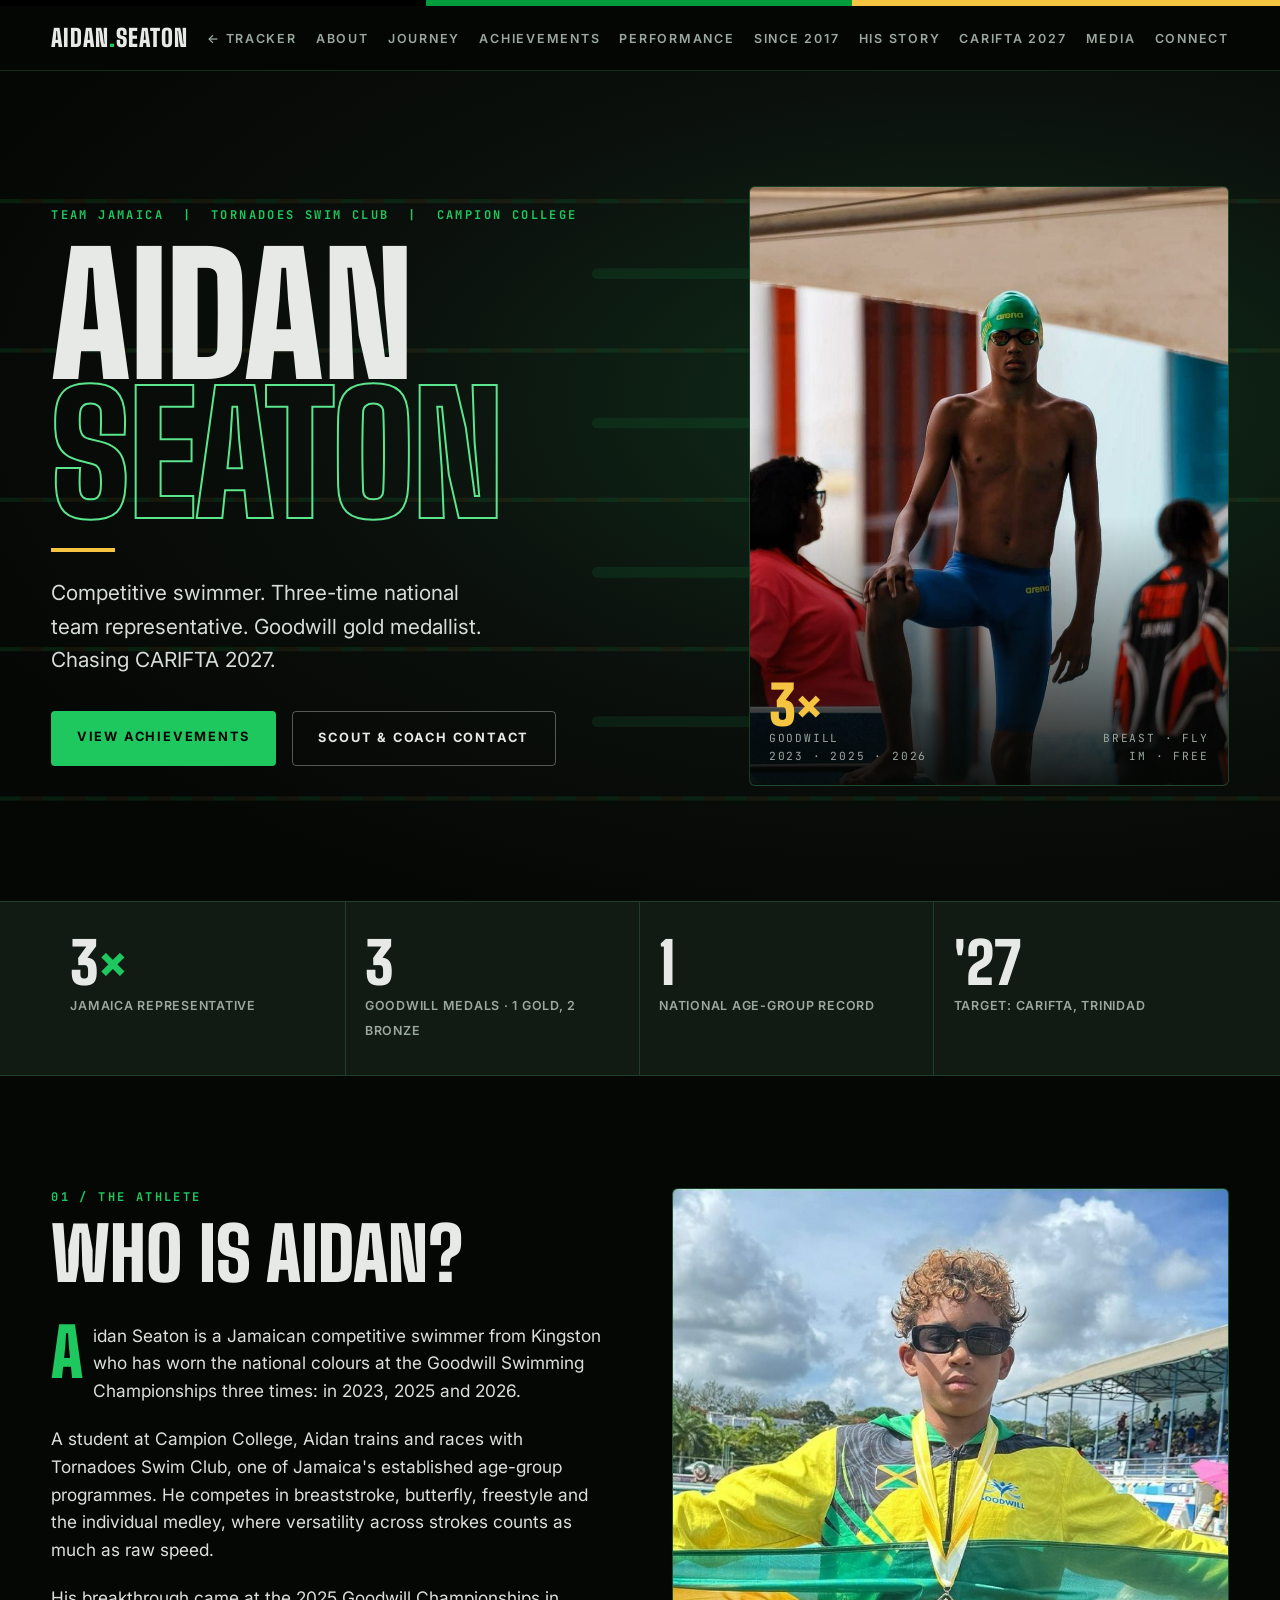
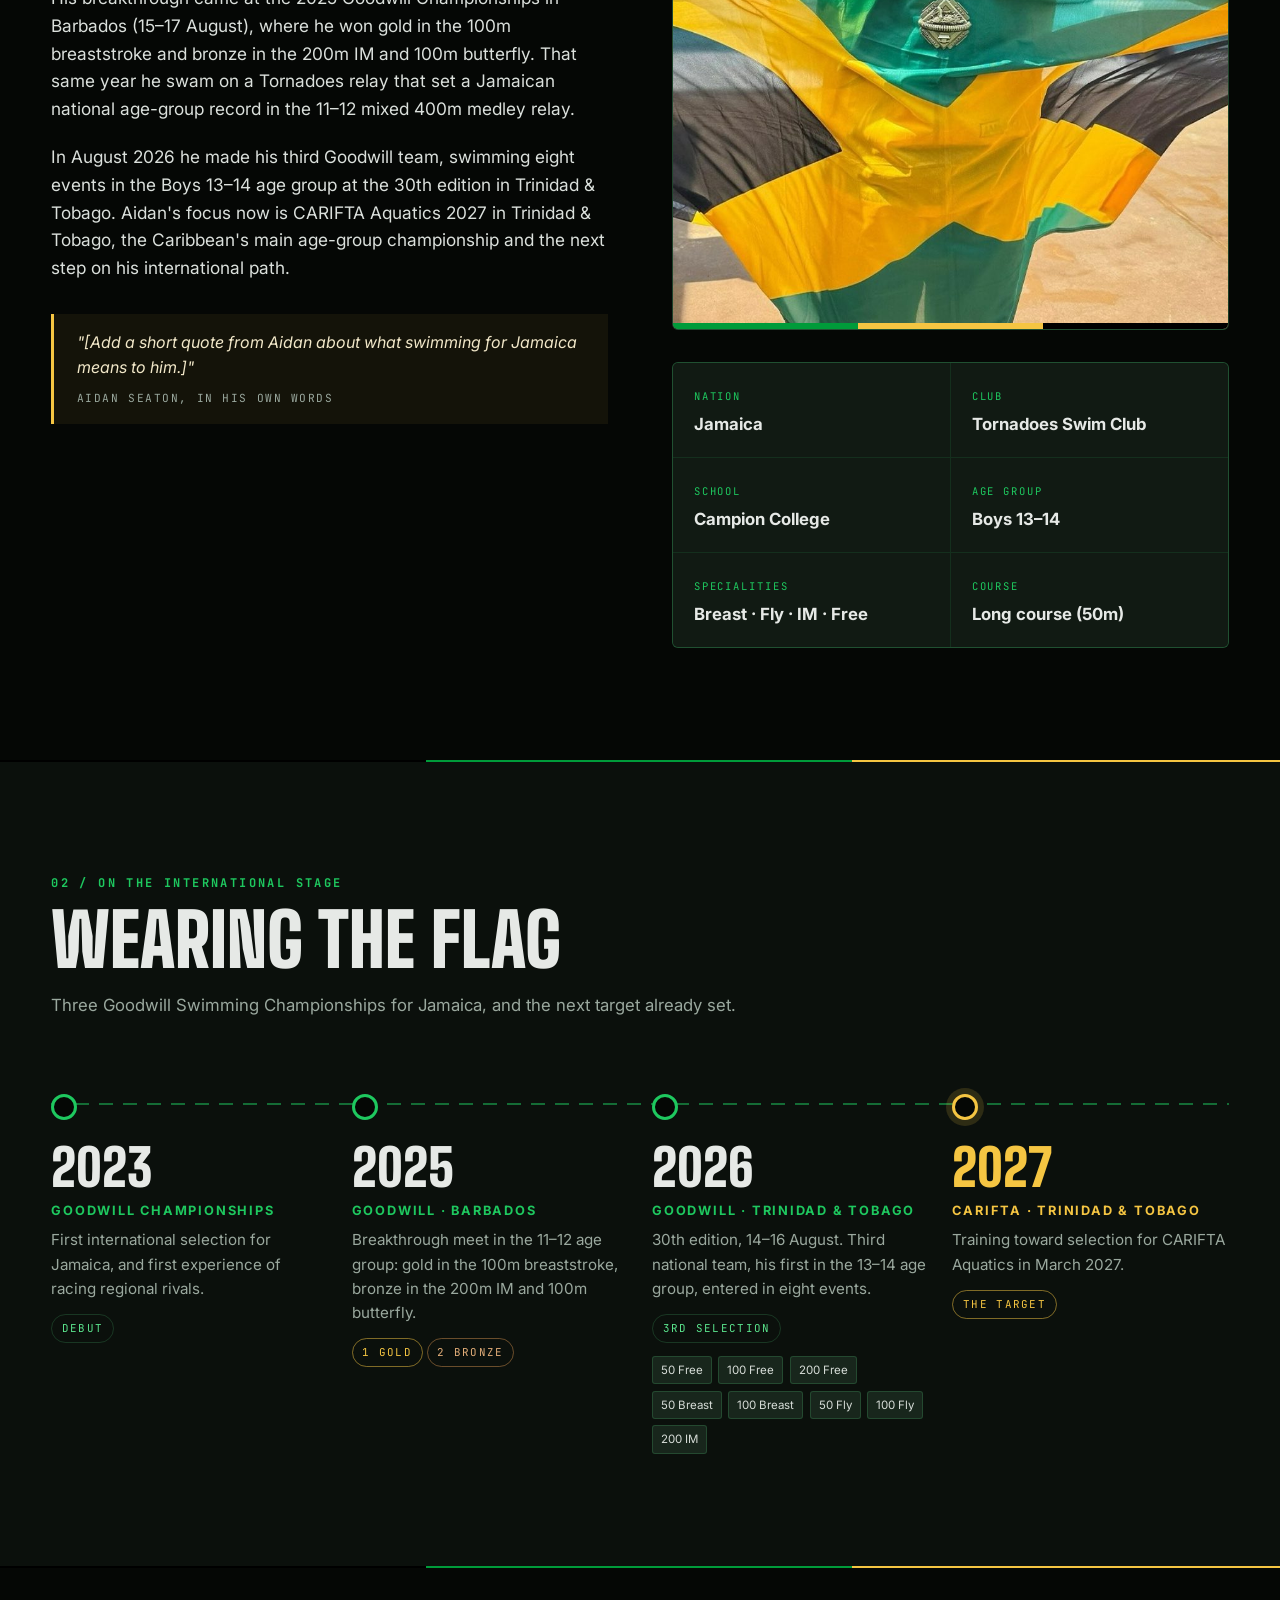
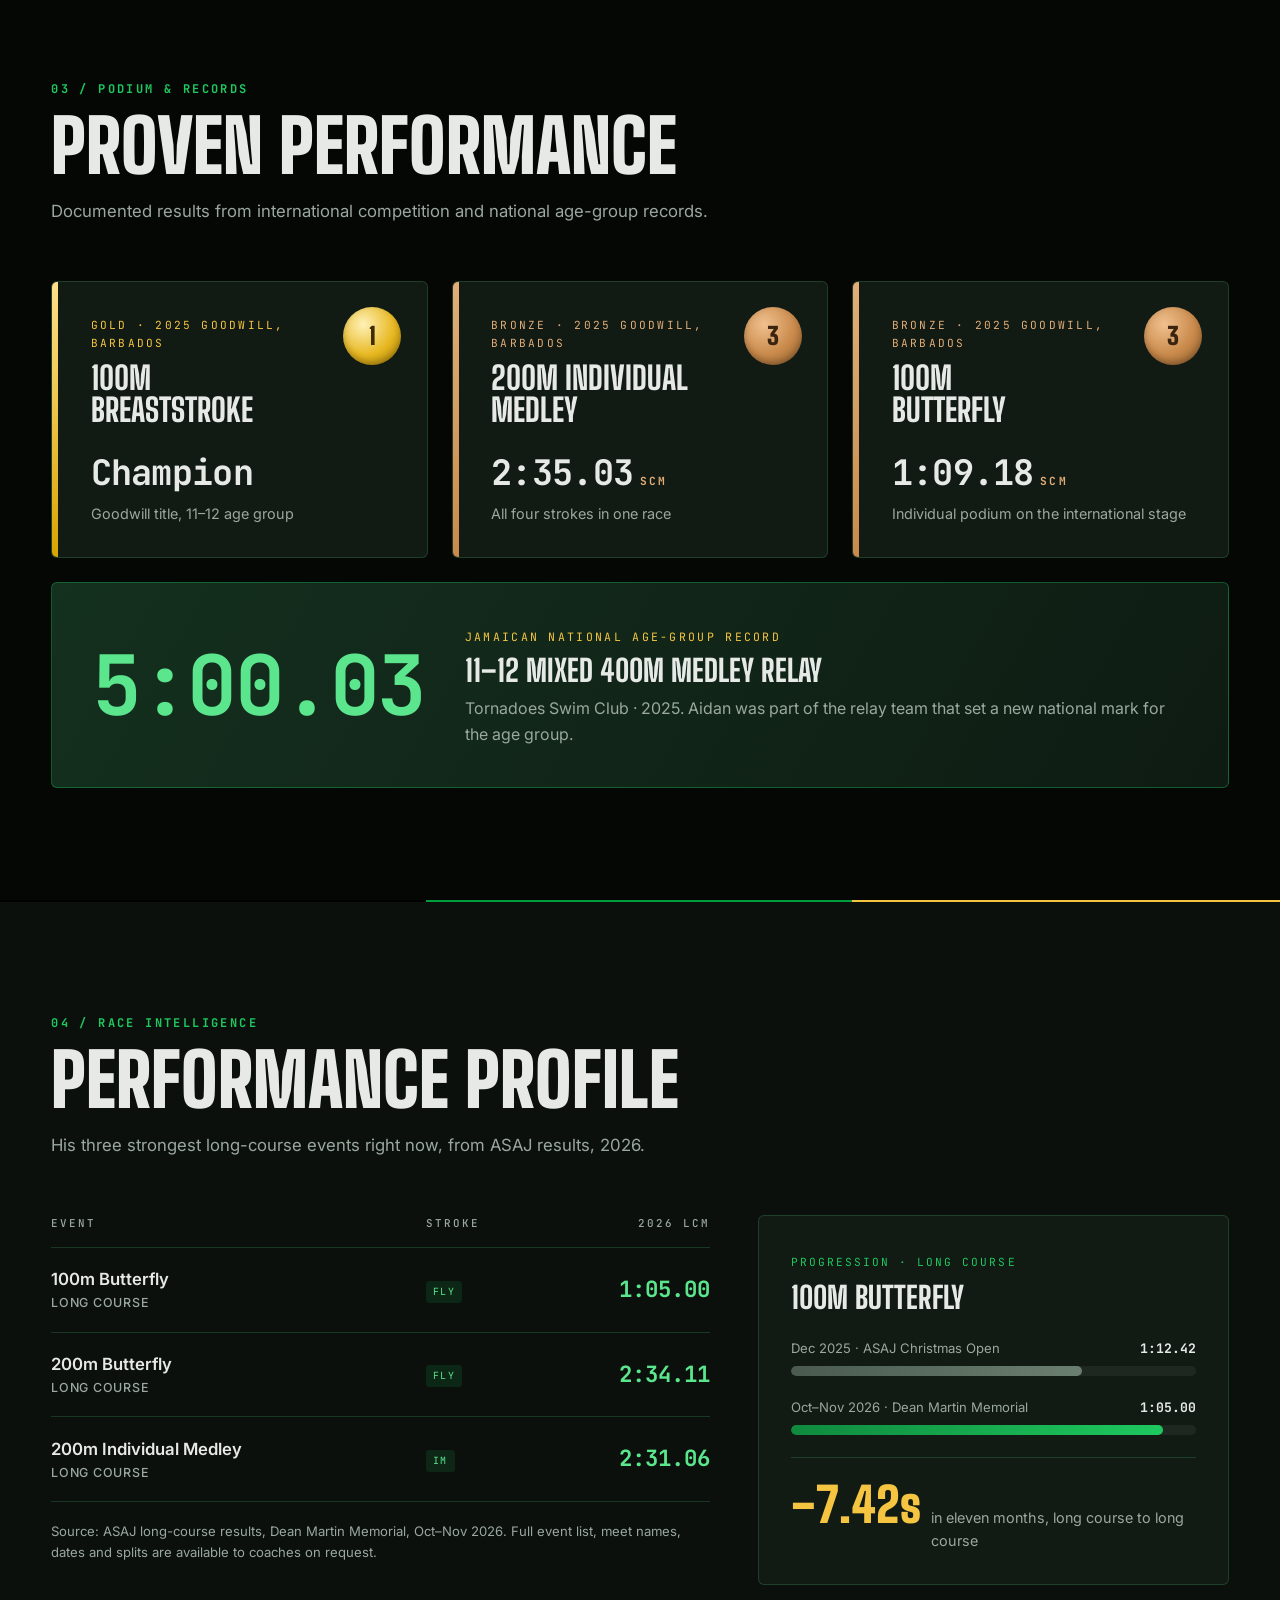
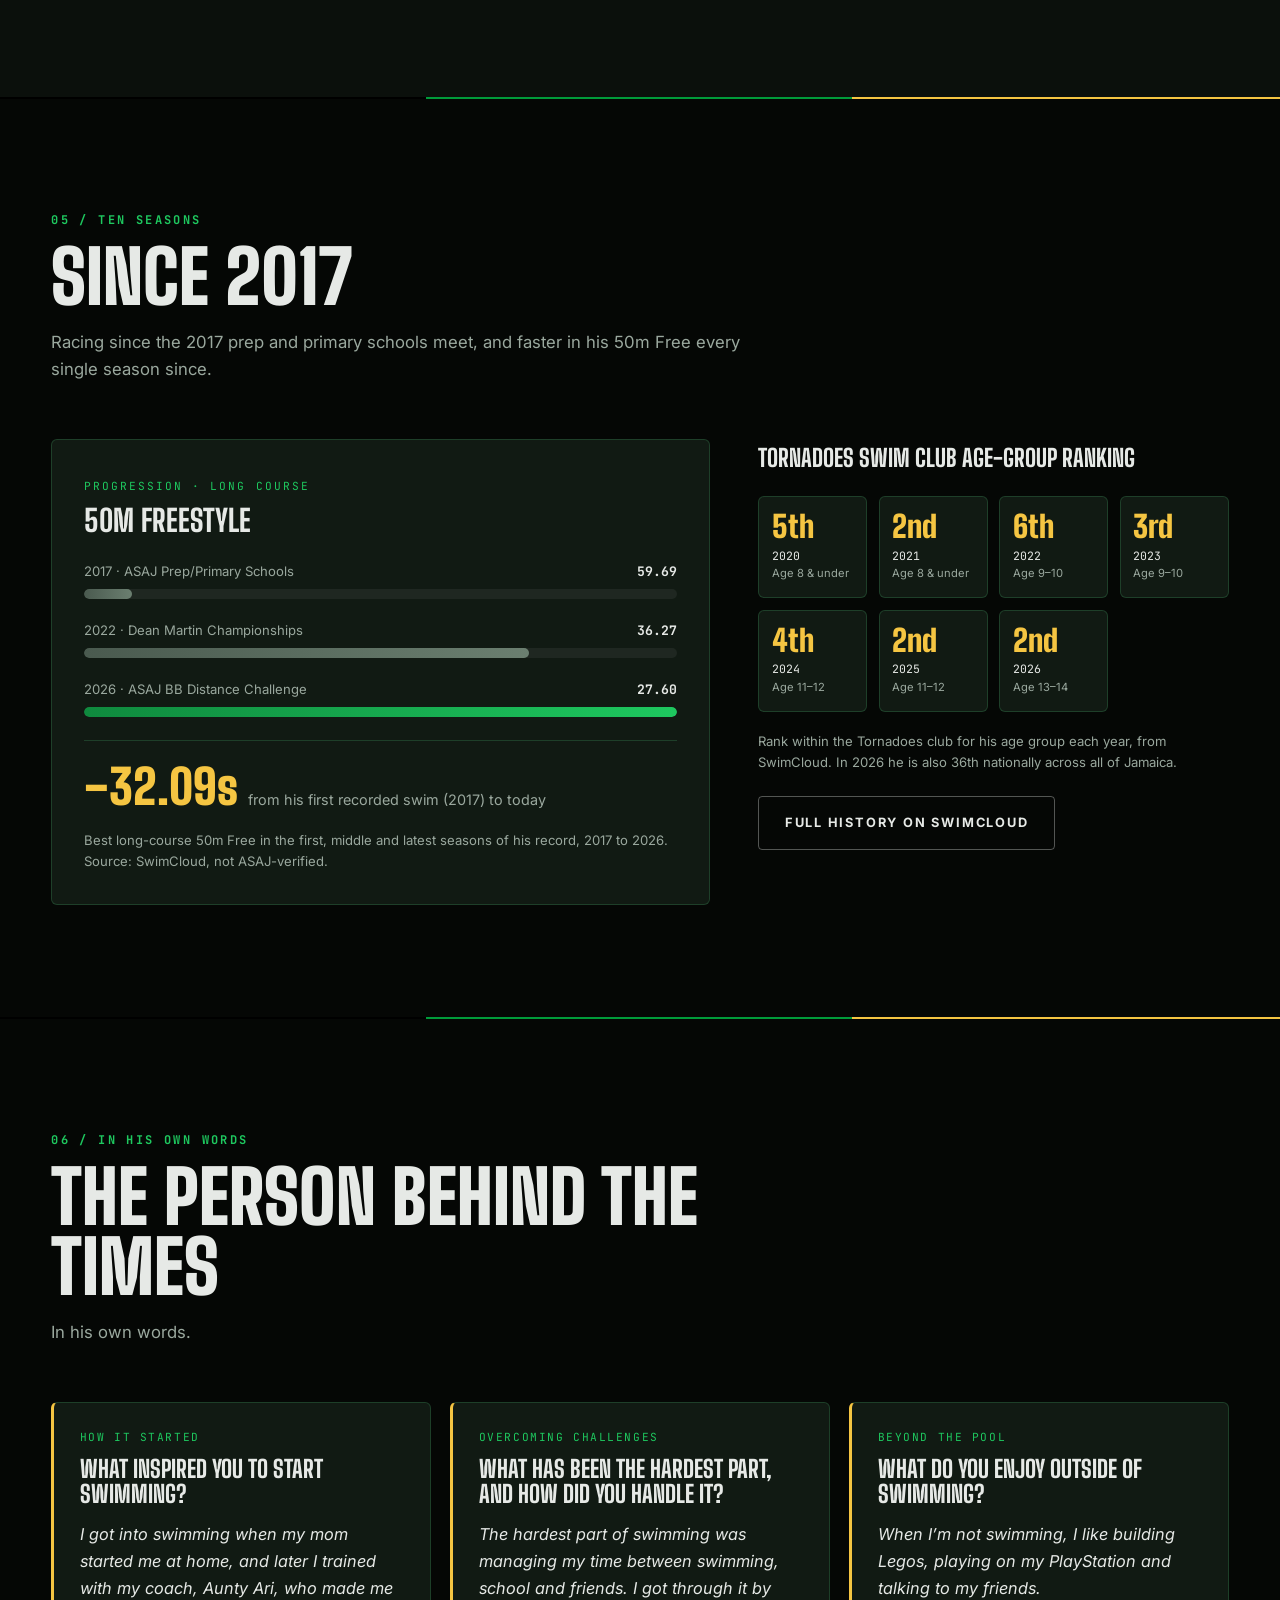
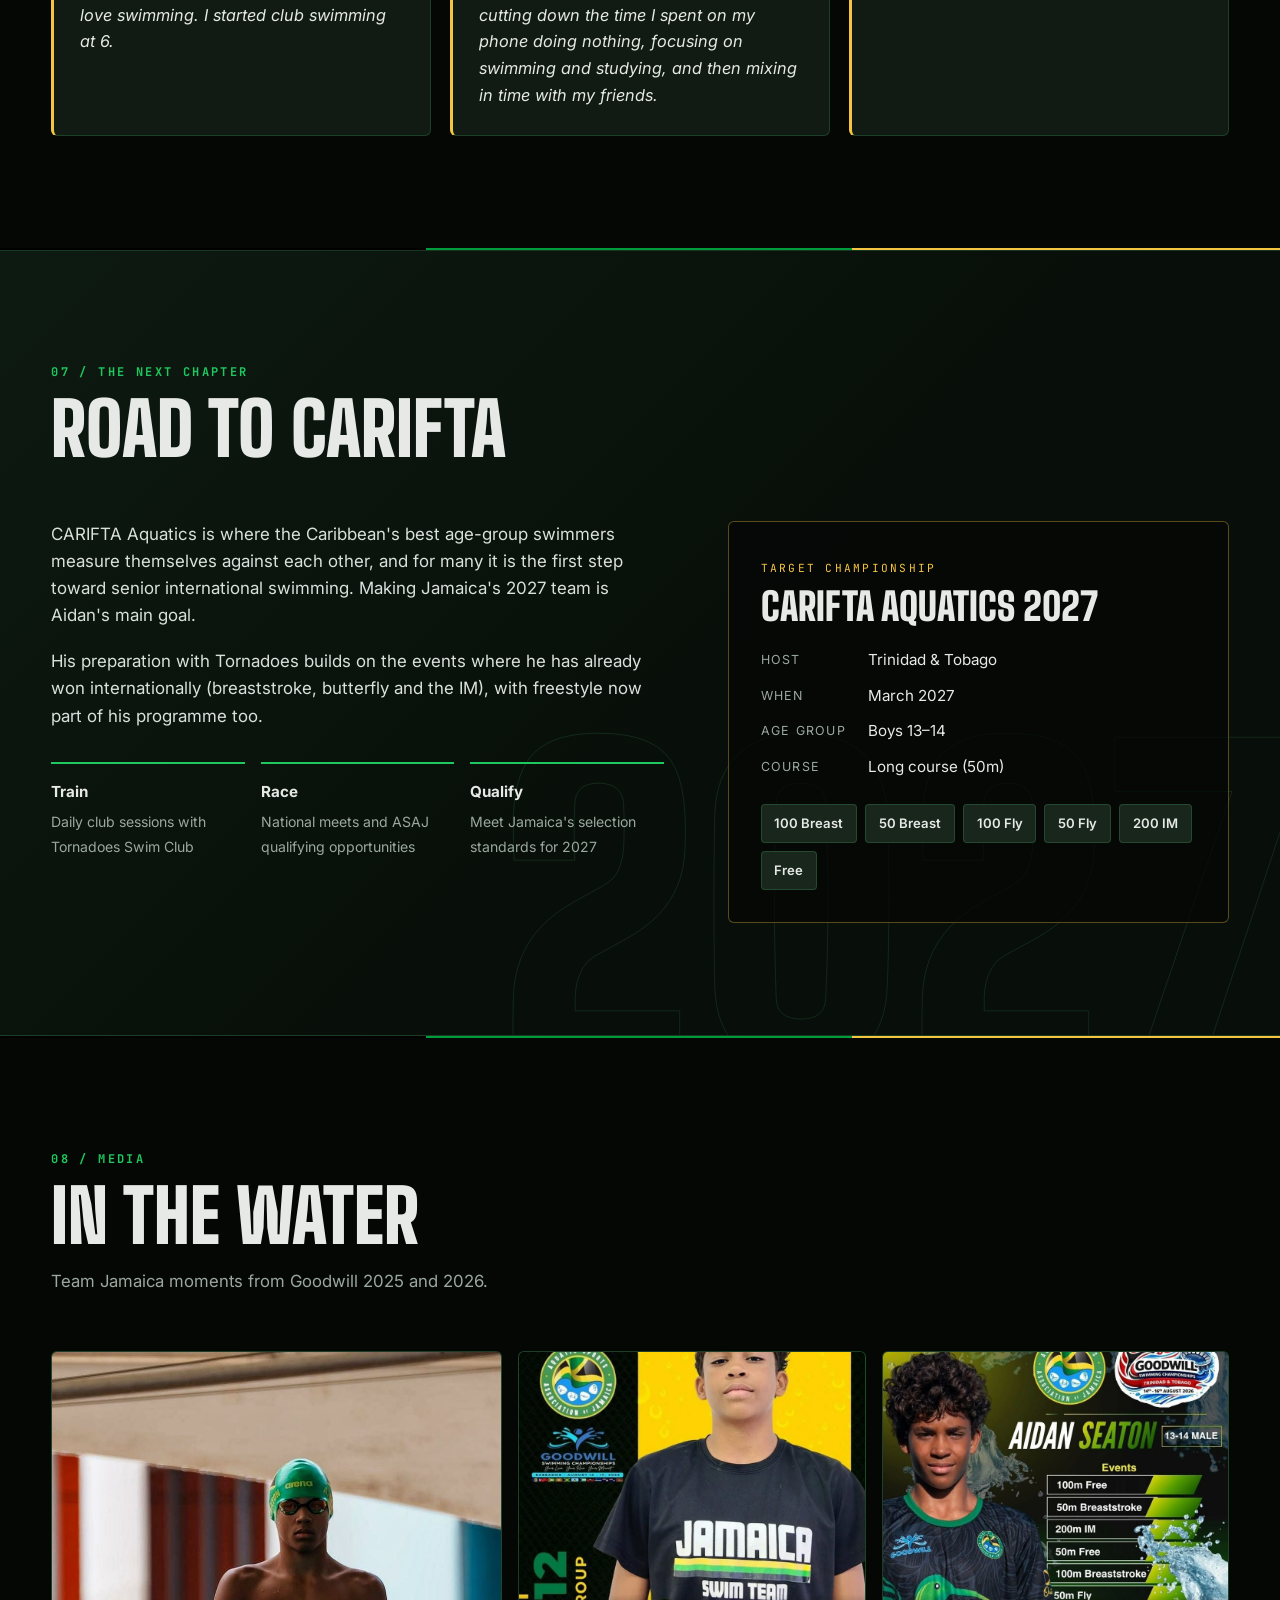
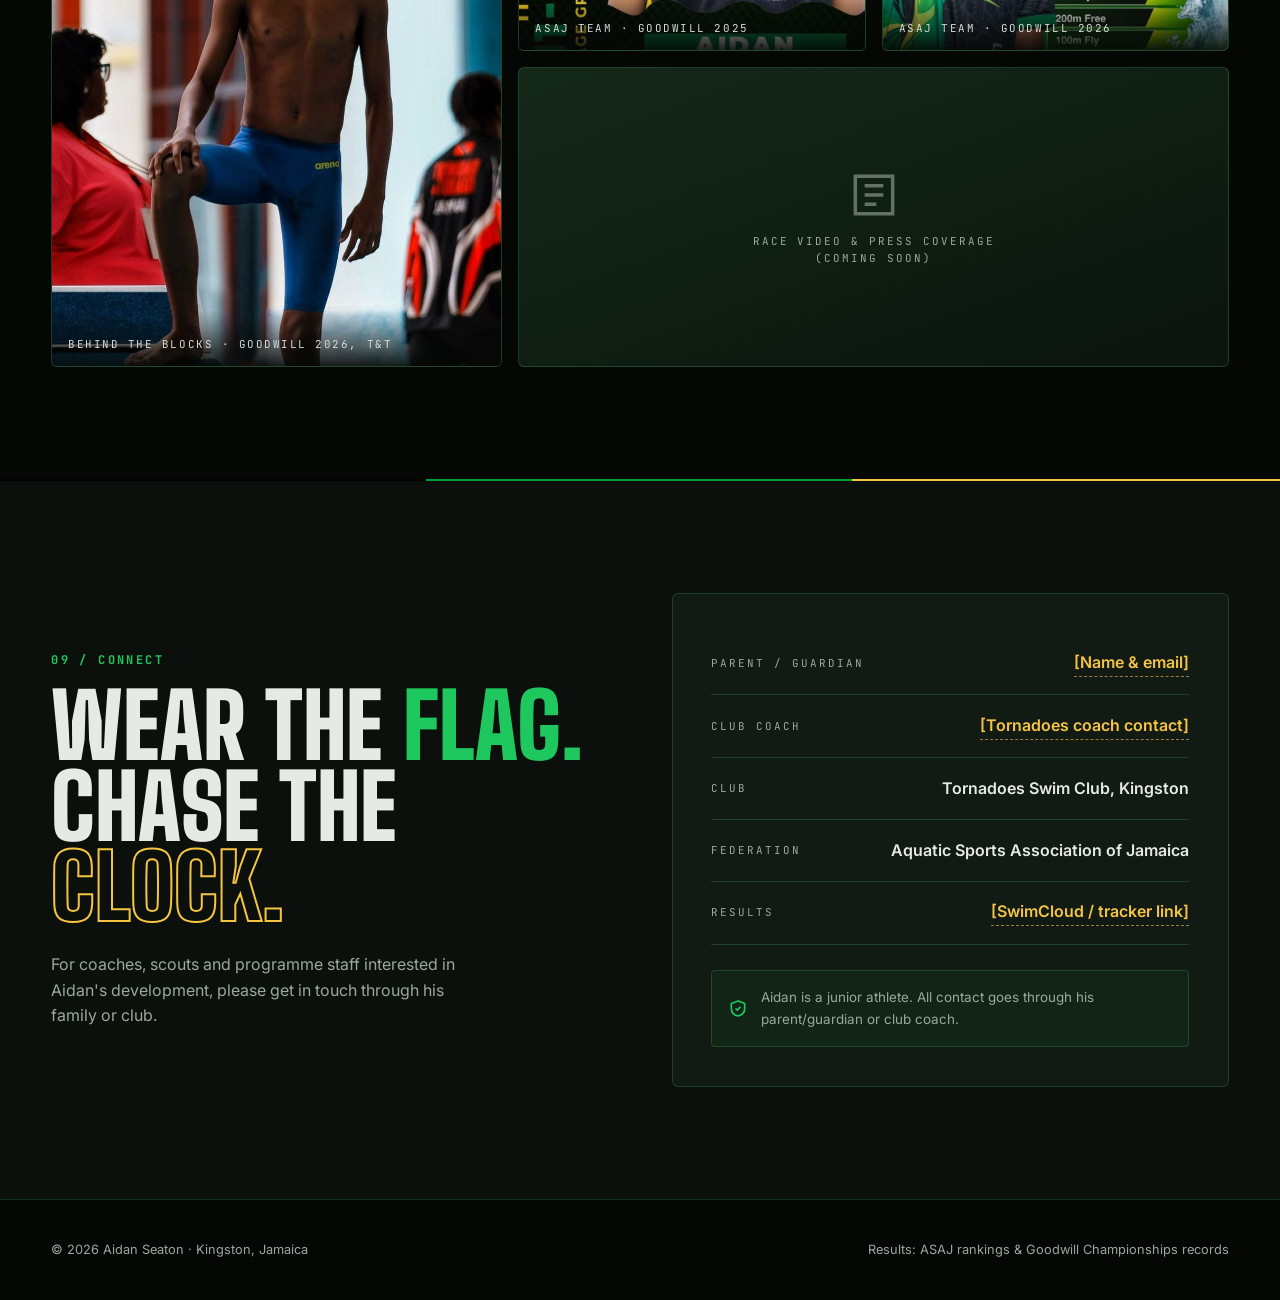
<file: profile.html>
<!DOCTYPE html>
<html lang="en">
<head>
<meta charset="utf-8">
<meta name="viewport" content="width=device-width, initial-scale=1">
<title>Profile | Aidan Seaton</title>
<meta name="description" content="Aidan Seaton: Jamaican age-group swimmer, three-time Goodwill Championships representative and 2025 Goodwill gold and bronze medallist, training for CARIFTA 2027 in Trinidad & Tobago.">
<link rel="preconnect" href="https://fonts.googleapis.com">
<link rel="preconnect" href="https://fonts.gstatic.com" crossorigin>
<link href="https://fonts.googleapis.com/css2?family=Big+Shoulders+Display:wght@600;800;900&family=Inter:wght@400;500;600;700&family=JetBrains+Mono:wght@500;700&display=swap" rel="stylesheet">
<style>
  :root{
    --ink:#050705; --deep:#0b100c; --panel:#111a13; --panel2:#18261c;
    --line:rgba(91,229,141,.18); --teal:#1ec85f; --teal-soft:#5be58d;
    --gold:#f5c542; --bronze:#c98a4b; --green:#009b3a;
    --text:#e6e9e6; --muted:#9aa89e;
    --display:"Big Shoulders Display",Impact,sans-serif;
    --body:"Inter",system-ui,sans-serif;
    --mono:"JetBrains Mono",ui-monospace,monospace;
  }
  *{box-sizing:border-box;margin:0;padding:0}
  html{scroll-behavior:smooth}
  body{background:var(--ink);color:var(--text);font-family:var(--body);line-height:1.6;-webkit-font-smoothing:antialiased}
  a{color:inherit}
  img{max-width:100%;display:block}
  .wrap{width:min(1180px,92vw);margin:0 auto}
  .flagbar{height:6px;background:linear-gradient(90deg,#000 0 33.3%,var(--green) 33.3% 66.6%,var(--gold) 66.6%)}
  .flagline{height:2px;background:linear-gradient(90deg,#000 0 33.3%,var(--green) 33.3% 66.6%,var(--gold) 66.6%)}

  /* NAV */
  nav{position:sticky;top:0;z-index:50;background:rgba(5,7,5,.88);backdrop-filter:blur(10px);border-bottom:1px solid var(--line)}
  nav .wrap{display:flex;align-items:center;justify-content:space-between;height:64px;gap:1rem}
  .logo{font-family:var(--display);font-weight:900;font-size:1.5rem;letter-spacing:.04em;text-decoration:none;text-transform:uppercase}
  .logo span{color:var(--teal)}
  .links{display:flex;gap:1.2rem;list-style:none}
  .links a{white-space:nowrap;text-decoration:none;font-size:.78rem;font-weight:600;letter-spacing:.14em;text-transform:uppercase;color:var(--muted);transition:color .2s}
  .links a:hover{color:var(--teal)}
  .menu-btn{display:none;background:none;border:1px solid var(--line);color:var(--text);padding:.45rem .7rem;border-radius:6px;font:600 .75rem var(--body);letter-spacing:.12em;cursor:pointer}

  /* HERO */
  .hero{position:relative;overflow:hidden;min-height:calc(100vh - 70px);display:flex;align-items:center;background:radial-gradient(ellipse at 75% 40%,#0f2e1a 0%,var(--deep) 45%,var(--ink) 80%)}
  .lanes{position:absolute;inset:0;opacity:.55}
  .hero .wrap{position:relative;display:grid;grid-template-columns:1.15fr .85fr;gap:3rem;align-items:center;padding:5rem 0}
  .eyebrow{font-family:var(--mono);font-size:.75rem;font-weight:700;letter-spacing:.2em;text-transform:uppercase;color:var(--teal)}
  .hero h1{font-family:var(--display);font-weight:900;text-transform:uppercase;font-size:clamp(4.5rem,13vw,10.5rem);line-height:.84;letter-spacing:-.01em;margin:1.2rem 0 1.5rem}
  .hero h1 .outline{color:transparent;-webkit-text-stroke:2px var(--teal-soft)}
  .rule{width:64px;height:4px;background:var(--gold);margin-bottom:1.5rem}
  .lede{font-size:clamp(1.05rem,1.8vw,1.3rem);max-width:34ch;color:#d6dcd7}
  .cta{display:flex;gap:1rem;margin-top:2.2rem;flex-wrap:wrap}
  .btn{display:inline-block;text-decoration:none;font-weight:700;font-size:.8rem;letter-spacing:.14em;text-transform:uppercase;padding:1rem 1.6rem;border-radius:4px;transition:transform .2s,background .2s}
  .btn.primary{background:var(--teal);color:var(--ink)}
  .btn.primary:hover{transform:translateY(-2px);background:var(--teal-soft)}
  .btn.ghost{border:1px solid rgba(230,233,230,.35)}
  .btn.ghost:hover{border-color:var(--teal);color:var(--teal)}
  .hero-card{position:relative;aspect-ratio:4/5;border-radius:6px;overflow:hidden;border:1px solid var(--line);background:linear-gradient(160deg,#14281a,#0b140d)}
  .hero-tag{position:absolute;left:1.2rem;bottom:1.2rem;right:1.2rem;display:flex;justify-content:space-between;align-items:end}
  .hero-tag .big{font-family:var(--display);font-weight:900;font-size:3.4rem;line-height:.9;color:var(--gold)}
  .hero-tag small{display:block;font-family:var(--mono);font-size:.7rem;letter-spacing:.16em;color:var(--muted);text-transform:uppercase}

  /* PHOTO PLACEHOLDER */
  .ph{position:absolute;inset:0;display:flex;flex-direction:column;align-items:center;justify-content:center;gap:.6rem;color:var(--muted);text-align:center;padding:1.5rem}
  .ph svg{width:56px;height:56px;opacity:.6}
  .ph span{font-family:var(--mono);font-size:.68rem;letter-spacing:.18em;text-transform:uppercase}

  .photo{position:absolute;inset:0;width:100%;height:100%;object-fit:cover}
  .hero-card::after{content:"";position:absolute;inset:0;background:linear-gradient(180deg,transparent 55%,rgba(5,7,5,.92))}
  .hero-tag{z-index:2}
  .tile img{width:100%;height:100%;object-fit:cover;display:block}
  .tile figcaption{position:absolute;left:0;right:0;bottom:0;padding:1.6rem 1rem .8rem;background:linear-gradient(transparent,rgba(5,7,5,.9));font-family:var(--mono);font-size:.68rem;letter-spacing:.14em;text-transform:uppercase;color:#d6dcd7}
  .medal small{display:block;padding-right:64px}
  .medal.gold::before{background:linear-gradient(180deg,#ffe08a,#d9a300)}
  .medal.gold .disc{background:radial-gradient(circle at 35% 30%,#fff1b8,#e8b923 55%,#a57a00);color:#3d2c00}
  .medal.gold small{color:var(--gold)}
  .events26{display:flex;flex-wrap:wrap;gap:.4rem;margin-top:.8rem}
  .events26 span{font-size:.72rem;padding:.25rem .5rem;border-radius:3px;background:var(--panel2);border:1px solid var(--line);color:#d6dcd7}

  /* STAT STRIP */
  .strip{background:var(--panel);border-block:1px solid var(--line)}
  .strip .wrap{display:grid;grid-template-columns:repeat(4,1fr)}
  .stat{padding:2rem 1.2rem;border-right:1px solid var(--line)}
  .stat:last-child{border-right:none}
  .stat b{display:block;font-family:var(--display);font-weight:900;font-size:clamp(2.4rem,4.5vw,3.6rem);line-height:1}
  .stat b em{font-style:normal;color:var(--teal)}
  .stat span{font-size:.78rem;color:var(--muted);letter-spacing:.06em;text-transform:uppercase;font-weight:600}

  /* SECTIONS */
  section{padding:7rem 0;scroll-margin-top:64px}
  .sec-head{margin-bottom:3.5rem;max-width:720px}
  .sec-head h2{font-family:var(--display);font-weight:900;text-transform:uppercase;font-size:clamp(2.8rem,6vw,4.6rem);line-height:.95;margin-top:.8rem}
  .sec-head p{color:var(--muted);margin-top:1rem;font-size:1.05rem}
  .alt{background:var(--deep)}

  /* ABOUT */
  .about{display:grid;grid-template-columns:1fr 1fr;gap:4rem;align-items:start}
  .about .bio p{font-size:1.08rem;color:#dbe0dc;margin-bottom:1.3rem}
  .about .bio p:first-child::first-letter{font-family:var(--display);font-weight:900;font-size:4.2rem;float:left;line-height:.8;padding:.3rem .6rem 0 0;color:var(--teal)}
  .portrait{position:relative;aspect-ratio:3/4;border-radius:6px;overflow:hidden;border:1px solid var(--line);background:linear-gradient(200deg,#173222,#0c150e)}
  .portrait::after{content:"";position:absolute;inset:auto 0 0 0;height:6px;background:linear-gradient(90deg,var(--green) 0 33.3%,var(--gold) 33.3% 66.6%,#000 66.6%)}
  .quote{border-left:3px solid var(--gold);padding:1rem 1.4rem;margin:2rem 0;background:rgba(245,197,66,.06);font-style:italic;color:#f1e7c8}
  .quote small{display:block;font-style:normal;font-family:var(--mono);font-size:.7rem;letter-spacing:.14em;color:var(--muted);margin-top:.6rem;text-transform:uppercase}
  .snap{display:grid;grid-template-columns:repeat(2,1fr);gap:1px;background:var(--line);border:1px solid var(--line);border-radius:6px;overflow:hidden;margin-top:2rem}
  .snap div{background:var(--panel);padding:1.2rem 1.3rem}
  .snap small{font-family:var(--mono);font-size:.66rem;letter-spacing:.18em;text-transform:uppercase;color:var(--teal)}
  .snap b{display:block;font-size:1.05rem;margin-top:.2rem}

  /* JOURNEY TIMELINE */
  .timeline{position:relative;display:grid;grid-template-columns:repeat(4,1fr);gap:1.5rem}
  .timeline::before{content:"";position:absolute;top:28px;left:0;right:0;height:2px;background:repeating-linear-gradient(90deg,var(--teal) 0 14px,transparent 14px 24px);opacity:.5}
  .t-item{position:relative;padding-top:4.2rem}
  .t-item::before{content:"";position:absolute;top:19px;left:0;width:20px;height:20px;border-radius:50%;background:var(--ink);border:3px solid var(--teal)}
  .t-item.next::before{border-color:var(--gold);box-shadow:0 0 0 6px rgba(245,197,66,.15)}
  .t-year{font-family:var(--display);font-weight:900;font-size:3.2rem;line-height:1}
  .t-item.next .t-year{color:var(--gold)}
  .t-item h3{font-size:.8rem;letter-spacing:.14em;text-transform:uppercase;color:var(--teal);margin:.5rem 0 .4rem}
  .t-item.next h3{color:var(--gold)}
  .t-item p{color:var(--muted);font-size:.95rem}
  .pill{display:inline-block;margin-top:.8rem;font-family:var(--mono);font-size:.68rem;letter-spacing:.12em;padding:.3rem .6rem;border-radius:99px;border:1px solid var(--line);color:var(--teal-soft);text-transform:uppercase}
  .pill.bronze{border-color:rgba(201,138,75,.5);color:#e2ad78}

  /* ACHIEVEMENTS */
  .ach{display:grid;grid-template-columns:repeat(3,1fr);gap:1.5rem}
  .medal{position:relative;background:var(--panel);border:1px solid var(--line);border-radius:6px;padding:2.2rem 2rem 2rem 2.4rem;overflow:hidden}
  .medal::before{content:"";position:absolute;left:0;top:0;bottom:0;width:6px;background:linear-gradient(180deg,#e2ad78,var(--bronze))}
  .medal .disc{position:absolute;right:1.6rem;top:1.6rem;width:58px;height:58px;border-radius:50%;background:radial-gradient(circle at 35% 30%,#f0c08e,var(--bronze) 55%,#8a5a2c);display:grid;place-items:center;font-family:var(--display);font-weight:900;font-size:1.5rem;color:#3a2410;box-shadow:inset 0 -3px 6px rgba(0,0,0,.25)}
  .medal small{font-family:var(--mono);font-size:.7rem;letter-spacing:.2em;color:#e2ad78;text-transform:uppercase}
  .medal h3{font-family:var(--display);font-weight:800;font-size:2rem;text-transform:uppercase;line-height:1;margin:.6rem 0 1.2rem}
  .medal .time{font-family:var(--mono);font-weight:700;font-size:2.2rem;letter-spacing:-.02em}
  .medal p{color:var(--muted);font-size:.9rem}
  .record{grid-column:1/-1;display:grid;grid-template-columns:auto 1fr;gap:2.5rem;align-items:center;background:linear-gradient(120deg,#14301f,#0e1b12);border:1px solid rgba(30,200,95,.35);border-radius:6px;padding:2.5rem}
  .record .time{font-family:var(--mono);font-weight:700;font-size:clamp(3rem,7vw,5.2rem);color:var(--teal-soft);letter-spacing:-.03em;line-height:1}
  .record small{font-family:var(--mono);font-size:.72rem;letter-spacing:.2em;color:var(--gold);text-transform:uppercase}
  .record h3{font-family:var(--display);font-weight:800;text-transform:uppercase;font-size:1.9rem;line-height:1.05;margin:.4rem 0 .6rem}
  .record p{color:var(--muted)}

  /* PERFORMANCE */
  .perf{display:grid;grid-template-columns:1.4fr 1fr;gap:3rem;align-items:start}
  table{width:100%;border-collapse:collapse}
  th{font-family:var(--mono);font-size:.68rem;letter-spacing:.18em;text-transform:uppercase;color:var(--muted);text-align:left;padding:0 0 .9rem;border-bottom:1px solid var(--line);font-weight:500}
  th:last-child,td:last-child{text-align:right}
  td{padding:1.15rem 0;border-bottom:1px solid var(--line)}
  td.ev{font-weight:600;font-size:1.05rem}
  td.ev small{display:block;font-weight:500;color:var(--muted);font-size:.78rem;letter-spacing:.06em;text-transform:uppercase}
  td.tm{font-family:var(--mono);font-weight:700;font-size:1.4rem;color:var(--teal-soft)}
  .stroke{display:inline-block;font-family:var(--mono);font-size:.62rem;letter-spacing:.12em;padding:.2rem .45rem;border-radius:3px;background:rgba(30,200,95,.12);color:var(--teal-soft);text-transform:uppercase}
  .note{font-size:.82rem;color:var(--muted);margin-top:1.2rem}
  .prog{background:var(--panel);border:1px solid var(--line);border-radius:6px;padding:2rem}
  .prog small{font-family:var(--mono);font-size:.7rem;letter-spacing:.18em;color:var(--teal);text-transform:uppercase}
  .prog h3{font-family:var(--display);font-weight:800;font-size:1.9rem;text-transform:uppercase;line-height:1;margin:.5rem 0 1.6rem}
  .bar{margin-bottom:1.3rem}
  .bar .lbl{display:flex;justify-content:space-between;font-size:.82rem;color:var(--muted);margin-bottom:.45rem}
  .bar .lbl b{font-family:var(--mono);color:var(--text)}
  .bar .track{height:10px;background:rgba(255,255,255,.06);border-radius:99px;overflow:hidden}
  .bar .fill{height:100%;border-radius:99px;background:linear-gradient(90deg,#0f8a3e,var(--teal))}
  .bar.old .fill{background:linear-gradient(90deg,#4a5a4f,#6b7f70)}
  [hidden]{display:none!important}
  .story-grid{display:grid;grid-template-columns:repeat(auto-fit,minmax(300px,1fr));gap:1.2rem}
  .story-card{background:var(--panel);border:1px solid var(--line);border-left:3px solid var(--gold);border-radius:6px;padding:1.6rem}
  .story-card small{display:block;font-family:var(--mono);font-size:.7rem;letter-spacing:.14em;text-transform:uppercase;color:var(--teal);margin-bottom:.6rem}
  .story-card h3{font-family:var(--display);font-weight:800;text-transform:uppercase;font-size:1.5rem;line-height:1.05;margin-bottom:.9rem}
  .story-card blockquote{color:var(--text);font-size:1.02rem;line-height:1.65;font-style:italic}
  .story-fact{margin-top:1.6rem;color:var(--muted)}
  .story-fact small{font-family:var(--mono);font-size:.7rem;letter-spacing:.14em;text-transform:uppercase;color:var(--gold);margin-right:.6rem}
  .rk-h{font-family:var(--display);font-weight:800;font-size:1.5rem;text-transform:uppercase;margin-bottom:1.2rem}
  .rks{display:grid;grid-template-columns:repeat(auto-fill,minmax(96px,1fr));gap:.7rem}
  .rk{background:var(--panel);border:1px solid var(--line);border-radius:6px;padding:.9rem .8rem}
  .rk b{display:block;font-family:var(--display);font-weight:900;font-size:1.9rem;color:var(--gold);line-height:1}
  .rk span{display:block;font-family:var(--mono);font-size:.72rem;color:var(--text);margin-top:.3rem}
  .rk small{display:block;font-size:.7rem;color:var(--muted)}
  .drop{display:flex;align-items:baseline;gap:.6rem;margin-top:1.4rem;padding-top:1.4rem;border-top:1px solid var(--line)}
  .drop b{font-family:var(--display);font-weight:900;font-size:3rem;color:var(--gold);line-height:1}
  .drop span{color:var(--muted);font-size:.9rem}

  /* CARIFTA */
  .carifta{position:relative;overflow:hidden;background:linear-gradient(135deg,#0d1a11 0%,#080e09 60%);border-block:1px solid var(--line)}
  .carifta .bgnum{position:absolute;right:-2vw;bottom:-6vw;font-family:var(--display);font-weight:900;font-size:clamp(12rem,32vw,26rem);line-height:1;color:transparent;-webkit-text-stroke:1px rgba(91,229,141,.12);pointer-events:none}
  .c-grid{position:relative;display:grid;grid-template-columns:1.1fr .9fr;gap:4rem;align-items:start}
  .c-grid p{color:#dbe0dc;font-size:1.06rem;margin-bottom:1.2rem}
  .meet{background:rgba(5,7,5,.7);border:1px solid rgba(245,197,66,.35);border-radius:6px;padding:2rem}
  .meet small{font-family:var(--mono);font-size:.7rem;letter-spacing:.2em;color:var(--gold);text-transform:uppercase}
  .meet h3{font-family:var(--display);font-weight:900;font-size:2.4rem;text-transform:uppercase;line-height:1;margin:.5rem 0 1.4rem}
  .meet dl{display:grid;grid-template-columns:auto 1fr;gap:.7rem 1.4rem;font-size:.95rem}
  .meet dt{color:var(--muted);font-size:.78rem;letter-spacing:.1em;text-transform:uppercase;padding-top:.15rem}
  .focus{display:flex;flex-wrap:wrap;gap:.5rem;margin-top:1.6rem}
  .focus span{font-size:.82rem;font-weight:600;padding:.5rem .8rem;border-radius:4px;background:var(--panel2);border:1px solid var(--line)}
  .pillars{display:grid;grid-template-columns:repeat(3,1fr);gap:1rem;margin-top:2rem}
  .pillars div{border-top:2px solid var(--teal);padding-top:1rem}
  .pillars b{display:block;font-size:.95rem;margin-bottom:.3rem}
  .pillars span{color:var(--muted);font-size:.88rem}

  /* MEDIA */
  .gallery{display:grid;grid-template-columns:1.3fr 1fr 1fr;grid-template-rows:300px 300px;gap:1rem}
  .tile{position:relative;border-radius:6px;overflow:hidden;border:1px solid var(--line);background:linear-gradient(160deg,#14281a,#0b140d)}
  .tile:first-child{grid-row:span 2}
  .tile:nth-child(4){grid-column:span 2}
  .tile:first-child img{object-position:center 20%}

  /* CONNECT */
  .connect{display:grid;grid-template-columns:1fr 1fr;gap:4rem;align-items:center}
  .c-card{background:var(--panel);border:1px solid var(--line);border-radius:6px;padding:2.4rem}
  .c-row{display:flex;justify-content:space-between;align-items:center;padding:1.1rem 0;border-bottom:1px solid var(--line);gap:1rem}
  .c-row:last-of-type{border-bottom:none}
  .c-row small{font-family:var(--mono);font-size:.68rem;letter-spacing:.18em;color:var(--muted);text-transform:uppercase}
  .c-row b{font-weight:600;text-align:right}
  .fill-in{color:var(--gold);border-bottom:1px dashed rgba(245,197,66,.6)}
  .safe{display:flex;gap:.8rem;margin-top:1.6rem;font-size:.84rem;color:var(--muted);padding:1rem;border-radius:4px;background:rgba(30,200,95,.06);border:1px solid var(--line)}
  .safe svg{flex:0 0 20px;color:var(--teal)}
  .tagline{font-family:var(--display);font-weight:900;text-transform:uppercase;font-size:clamp(3.2rem,7vw,6rem);line-height:.9}
  .tagline span{color:var(--teal)}
  .tagline em{font-style:normal;color:transparent;-webkit-text-stroke:2px var(--gold)}

  footer{border-top:1px solid var(--line);padding:2.5rem 0;font-size:.8rem;color:var(--muted)}
  footer .wrap{display:flex;justify-content:space-between;gap:2rem;flex-wrap:wrap}

  /* REVEAL */
  .rv{opacity:0;transform:translateY(24px);transition:opacity .7s ease,transform .7s ease}
  .rv.in{opacity:1;transform:none}
  @media (prefers-reduced-motion:reduce){.rv{opacity:1;transform:none;transition:none}html{scroll-behavior:auto}}

  @media (max-width:1100px){.links{gap:.8rem}.links a{font-size:.68rem;letter-spacing:.06em}}
  @media (max-width:1000px){
    .links{display:none;position:absolute;top:64px;left:0;right:0;flex-direction:column;gap:0;background:var(--ink);border-bottom:1px solid var(--line)}
    .links.open{display:flex}
    .links a{display:block;padding:1rem 4vw;border-top:1px solid var(--line)}
    .menu-btn{display:block}
  }
  @media (max-width:900px){
    .hero .wrap,.about,.perf,.c-grid,.connect{grid-template-columns:1fr;gap:2.5rem}
    .hero-card{max-width:420px}
    .strip .wrap{grid-template-columns:repeat(2,1fr)}
    .stat:nth-child(2){border-right:none}
    .stat:nth-child(-n+2){border-bottom:1px solid var(--line)}
    .timeline{grid-template-columns:1fr 1fr;row-gap:2.5rem}
    .timeline::before{display:none}
    .ach{grid-template-columns:1fr}
    .record{grid-template-columns:1fr;gap:1rem}
    .pillars{grid-template-columns:1fr}
    .gallery{grid-template-columns:1fr 1fr;grid-template-rows:200px 200px 200px}
    .tile:first-child{grid-row:span 1;grid-column:span 2}
    .tile:nth-child(4){grid-column:span 2}
  .tile:first-child img{object-position:center 20%}
    section{padding:5rem 0}
  }
</style>
</head>
<body>

<div class="flagbar"></div>
<nav>
  <div class="wrap">
    <a href="index.html" class="logo">Aidan<span>.</span>Seaton</a>
    <button class="menu-btn" id="menuBtn" aria-expanded="false" aria-controls="links">MENU</button>
    <ul class="links" id="links">
      <li><a href="index.html">&larr; Tracker</a></li>
      <li><a href="#about">About</a></li>
      <li><a href="#journey">Journey</a></li>
      <li><a href="#achievements">Achievements</a></li>
      <li><a href="#performance">Performance</a></li>
      <li><a href="#history">Since 2017</a></li>
      <li><a href="#story">His Story</a></li>
      <li><a href="#carifta">CARIFTA 2027</a></li>
      <li><a href="#media">Media</a></li>
      <li><a href="#connect">Connect</a></li>
    </ul>
  </div>
</nav>

<!-- HERO -->
<header class="hero" id="top">
  <svg class="lanes" viewBox="0 0 1200 800" preserveAspectRatio="none" aria-hidden="true">
    <defs>
      <pattern id="ropes" width="40" height="8" patternUnits="userSpaceOnUse">
        <rect width="20" height="8" fill="#1ec85f"/><rect x="20" width="20" height="8" fill="#f5c542" opacity=".55"/>
      </pattern>
    </defs>
    <g opacity=".22">
      <rect y="120" width="1200" height="4" fill="url(#ropes)"/>
      <rect y="260" width="1200" height="4" fill="url(#ropes)"/>
      <rect y="400" width="1200" height="4" fill="url(#ropes)"/>
      <rect y="540" width="1200" height="4" fill="url(#ropes)"/>
      <rect y="680" width="1200" height="4" fill="url(#ropes)"/>
    </g>
    <g stroke="#1ec85f" stroke-width="10" stroke-linecap="round" opacity=".18">
      <line x1="560" y1="190" x2="760" y2="190"/><line x1="560" y1="330" x2="820" y2="330"/>
      <line x1="560" y1="470" x2="900" y2="470"/><line x1="560" y1="610" x2="980" y2="610"/>
    </g>
  </svg>
  <div class="wrap">
    <div>
      <div class="eyebrow">Team Jamaica &nbsp;|&nbsp; Tornadoes Swim Club &nbsp;|&nbsp; Campion College</div>
      <h1>Aidan<br><span class="outline">Seaton</span></h1>
      <div class="rule"></div>
      <p class="lede">Competitive swimmer. Three-time national team representative. Goodwill gold medallist. Chasing CARIFTA 2027.</p>
      <div class="cta">
        <a href="#achievements" class="btn primary">View Achievements</a>
        <a href="#connect" class="btn ghost">Scout &amp; Coach Contact</a>
      </div>
    </div>
    <div class="hero-card">
      <img class="photo" src="images/profile/race-block-2026.jpg" alt="Aidan Seaton in a Jamaica cap on the starting block at the 2026 Goodwill Championships in Trinidad and Tobago" style="object-position:center 15%">
      <div class="hero-tag">
        <div><div class="big">3×</div><small>Goodwill<br>2023 · 2025 · 2026</small></div>
        <small style="text-align:right">Breast · Fly<br>IM · Free</small>
      </div>
    </div>
  </div>
</header>

<div class="strip">
  <div class="wrap">
    <div class="stat"><b>3<em>×</em></b><span>Jamaica representative</span></div>
    <div class="stat"><b>3</b><span>Goodwill medals · 1 gold, 2 bronze</span></div>
    <div class="stat"><b>1</b><span>National age-group record</span></div>
    <div class="stat"><b>'27</b><span>Target: CARIFTA, Trinidad</span></div>
  </div>
</div>

<!-- ABOUT -->
<section id="about">
  <div class="wrap about">
    <div class="rv">
      <div class="sec-head" style="margin-bottom:2rem">
        <div class="eyebrow">01 / The Athlete</div>
        <h2>Who is Aidan?</h2>
      </div>
      <div class="bio">
        <p>Aidan Seaton is a Jamaican competitive swimmer from Kingston who has worn the national colours at the Goodwill Swimming Championships three times: in 2023, 2025 and 2026.</p>
        <p>A student at Campion College, Aidan trains and races with Tornadoes Swim Club, one of Jamaica's established age-group programmes. He competes in breaststroke, butterfly, freestyle and the individual medley, where versatility across strokes counts as much as raw speed.</p>
        <p>His breakthrough came at the 2025 Goodwill Championships in Barbados (15–17 August), where he won gold in the 100m breaststroke and bronze in the 200m IM and 100m butterfly. That same year he swam on a Tornadoes relay that set a Jamaican national age-group record in the 11–12 mixed 400m medley relay.</p>
        <p>In August 2026 he made his third Goodwill team, swimming eight events in the Boys 13–14 age group at the 30th edition in Trinidad &amp; Tobago. Aidan's focus now is CARIFTA Aquatics 2027 in Trinidad &amp; Tobago, the Caribbean's main age-group championship and the next step on his international path.</p>
      </div>
      <div class="quote">"[Add a short quote from Aidan about what swimming for Jamaica means to him.]"<small>Aidan Seaton, in his own words</small></div>
    </div>
    <div class="rv">
      <div class="portrait">
        <img class="photo" src="images/profile/flag-medal-2025.jpg" alt="Aidan Seaton holding the Jamaican flag with his Goodwill medal">
      </div>
      <div class="snap">
        <div><small>Nation</small><b>Jamaica</b></div>
        <div><small>Club</small><b>Tornadoes Swim Club</b></div>
        <div><small>School</small><b>Campion College</b></div>
        <div><small>Age group</small><b>Boys 13–14</b></div>
        <div><small>Specialities</small><b>Breast · Fly · IM · Free</b></div>
        <div><small>Course</small><b>Long course (50m)</b></div>
      </div>
    </div>
  </div>
</section>
<div class="flagline" aria-hidden="true"></div>

<!-- JOURNEY -->
<section id="journey" class="alt">
  <div class="wrap">
    <div class="sec-head rv">
      <div class="eyebrow">02 / On the International Stage</div>
      <h2>Wearing the flag</h2>
      <p>Three Goodwill Swimming Championships for Jamaica, and the next target already set.</p>
    </div>
    <div class="timeline">
      <div class="t-item rv">
        <div class="t-year">2023</div>
        <h3>Goodwill Championships</h3>
        <p>First international selection for Jamaica, and first experience of racing regional rivals.</p>
        <span class="pill">Debut</span>
      </div>
      <div class="t-item rv">
        <div class="t-year">2025</div>
        <h3>Goodwill · Barbados</h3>
        <p>Breakthrough meet in the 11–12 age group: gold in the 100m breaststroke, bronze in the 200m IM and 100m butterfly.</p>
        <span class="pill" style="border-color:rgba(245,197,66,.5);color:var(--gold)">1 Gold</span> <span class="pill bronze">2 Bronze</span>
      </div>
      <div class="t-item rv">
        <div class="t-year">2026</div>
        <h3>Goodwill · Trinidad &amp; Tobago</h3>
        <p>30th edition, 14–16 August. Third national team, his first in the 13–14 age group, entered in eight events.</p>
        <span class="pill">3rd selection</span>
        <div class="events26"><span>50 Free</span><span>100 Free</span><span>200 Free</span><span>50 Breast</span><span>100 Breast</span><span>50 Fly</span><span>100 Fly</span><span>200 IM</span></div>
      </div>
      <div class="t-item next rv">
        <div class="t-year">2027</div>
        <h3>CARIFTA · Trinidad &amp; Tobago</h3>
        <p>Training toward selection for CARIFTA Aquatics in March 2027.</p>
        <span class="pill" style="border-color:rgba(245,197,66,.5);color:var(--gold)">The target</span>
      </div>
    </div>
  </div>
</section>
<div class="flagline" aria-hidden="true"></div>

<!-- ACHIEVEMENTS -->
<section id="achievements">
  <div class="wrap">
    <div class="sec-head rv">
      <div class="eyebrow">03 / Podium &amp; Records</div>
      <h2>Proven performance</h2>
      <p>Documented results from international competition and national age-group records.</p>
    </div>
    <div class="ach">
      <div class="medal gold rv">
        <div class="disc">1</div>
        <small>Gold · 2025 Goodwill, Barbados</small>
        <h3>100m<br>Breaststroke</h3>
        <div class="time">Champion</div>
        <p>Goodwill title, 11–12 age group</p>
      </div>
      <div class="medal rv">
        <div class="disc">3</div>
        <small>Bronze · 2025 Goodwill, Barbados</small>
        <h3>200m Individual<br>Medley</h3>
        <div class="time">2:35.03<small style="display:inline;padding:0;margin-left:.4rem;font-size:.7rem">SCM</small></div>
        <p>All four strokes in one race</p>
      </div>
      <div class="medal rv">
        <div class="disc">3</div>
        <small>Bronze · 2025 Goodwill, Barbados</small>
        <h3>100m<br>Butterfly</h3>
        <div class="time">1:09.18<small style="display:inline;padding:0;margin-left:.4rem;font-size:.7rem">SCM</small></div>
        <p>Individual podium on the international stage</p>
      </div>
      <div class="record rv">
        <div class="time">5:00.03</div>
        <div>
          <small>Jamaican National Age-Group Record</small>
          <h3>11–12 Mixed 400m Medley Relay</h3>
          <p>Tornadoes Swim Club · 2025. Aidan was part of the relay team that set a new national mark for the age group.</p>
        </div>
      </div>
    </div>
  </div>
</section>
<div class="flagline" aria-hidden="true"></div>

<!-- PERFORMANCE -->
<section id="performance" class="alt">
  <div class="wrap">
    <div class="sec-head rv">
      <div class="eyebrow">04 / Race Intelligence</div>
      <h2>Performance profile</h2>
      <p>His three strongest long-course events right now, from ASAJ results, 2026.</p>
    </div>
    <div class="perf">
      <div class="rv">
        <table>
          <thead><tr><th>Event</th><th>Stroke</th><th>2026 LCM</th></tr></thead>
          <tbody>
            <tr><td class="ev">100m Butterfly<small>Long course</small></td><td><span class="stroke">Fly</span></td><td class="tm">1:05.00</td></tr>
            <tr><td class="ev">200m Butterfly<small>Long course</small></td><td><span class="stroke">Fly</span></td><td class="tm">2:34.11</td></tr>
            <tr><td class="ev">200m Individual Medley<small>Long course</small></td><td><span class="stroke">IM</span></td><td class="tm">2:31.06</td></tr>
          </tbody>
        </table>
        <p class="note">Source: ASAJ long-course results, Dean Martin Memorial, Oct&ndash;Nov 2026. Full event list, meet names, dates and splits are available to coaches on request.</p>
      </div>
      <div class="prog rv">
        <small>Progression &middot; long course</small>
        <h3>100m Butterfly</h3>
        <div class="bar old">
          <div class="lbl"><span>Dec 2025 &middot; ASAJ Christmas Open</span><b>1:12.42</b></div>
          <div class="track"><div class="fill" style="width:72%"></div></div>
        </div>
        <div class="bar">
          <div class="lbl"><span>Oct&ndash;Nov 2026 &middot; Dean Martin Memorial</span><b>1:05.00</b></div>
          <div class="track"><div class="fill" style="width:92%"></div></div>
        </div>
        <div class="drop"><b>&minus;7.42s</b><span>in eleven months, long course to long course</span></div>
      </div>
    </div>
  </div>
</section>
<div class="flagline" aria-hidden="true"></div>

<!-- HISTORY -->
<section id="history">
  <div class="wrap">
    <div class="sec-head rv">
      <div class="eyebrow">05 / Ten Seasons</div>
      <h2>Since 2017</h2>
      <p>Racing since the 2017 prep and primary schools meet, and faster in his 50m Free every single season since.</p>
    </div>
    <div class="perf">
      <div class="prog rv">
        <small>Progression &middot; long course</small>
        <h3>50m Freestyle</h3>
        <div class="bar old">
          <div class="lbl"><span>2017 &middot; ASAJ Prep/Primary Schools</span><b>59.69</b></div>
          <div class="track"><div class="fill" style="width:8%"></div></div>
        </div>
        <div class="bar old">
          <div class="lbl"><span>2022 &middot; Dean Martin Championships</span><b>36.27</b></div>
          <div class="track"><div class="fill" style="width:75%"></div></div>
        </div>
        <div class="bar">
          <div class="lbl"><span>2026 &middot; ASAJ BB Distance Challenge</span><b>27.60</b></div>
          <div class="track"><div class="fill" style="width:100%"></div></div>
        </div>
        <div class="drop"><b>&minus;32.09s</b><span>from his first recorded swim (2017) to today</span></div>
        <p class="note">Best long-course 50m Free in the first, middle and latest seasons of his record, 2017 to 2026. Source: SwimCloud, not ASAJ-verified.</p>
      </div>
      <div class="rv">
        <h3 class="rk-h">Tornadoes Swim Club age-group ranking</h3>
        <div class="rks"><div class="rk"><b>5th</b><span>2020</span><small>Age 8 &amp; under</small></div><div class="rk"><b>2nd</b><span>2021</span><small>Age 8 &amp; under</small></div><div class="rk"><b>6th</b><span>2022</span><small>Age 9&ndash;10</small></div><div class="rk"><b>3rd</b><span>2023</span><small>Age 9&ndash;10</small></div><div class="rk"><b>4th</b><span>2024</span><small>Age 11&ndash;12</small></div><div class="rk"><b>2nd</b><span>2025</span><small>Age 11&ndash;12</small></div><div class="rk"><b>2nd</b><span>2026</span><small>Age 13&ndash;14</small></div></div>
        <p class="note">Rank within the Tornadoes club for his age group each year, from SwimCloud. In 2026 he is also 36th nationally across all of Jamaica.</p>
        <p style="margin-top:1.4rem"><a class="btn ghost" href="https://www.swimcloud.com/swimmer/1287794/" target="_blank" rel="noopener">Full history on SwimCloud</a></p>
      </div>
    </div>
  </div>
</section>
<div class="flagline" aria-hidden="true"></div>

<!-- IN HIS OWN WORDS -->
<!-- Aidan's own words, lightly tidied for spelling and punctuation. Two more answers (school and training, representing Jamaica) are parked in the comment at the end of this section. -->
<section id="story">
  <div class="wrap">
    <div class="sec-head rv">
      <div class="eyebrow">06 / In His Own Words</div>
      <h2>The person behind the times</h2>
      <p>In his own words.</p>
    </div>
    <div class="story-grid">
        <article class="story-card rv">
          <small>How it started</small>
          <h3>What inspired you to start swimming?</h3>
          <blockquote>I got into swimming when my mom started me at home, and later I trained with my coach, Aunty Ari, who made me love swimming. I started club swimming at 6.</blockquote>
        </article>
        <article class="story-card rv">
          <small>Overcoming challenges</small>
          <h3>What has been the hardest part, and how did you handle it?</h3>
          <blockquote>The hardest part of swimming was managing my time between swimming, school and friends. I got through it by cutting down the time I spent on my phone doing nothing, focusing on swimming and studying, and then mixing in time with my friends.</blockquote>
        </article>
        <article class="story-card rv">
          <small>Beyond the pool</small>
          <h3>What do you enjoy outside of swimming?</h3>
          <blockquote>When I&rsquo;m not swimming, I like building Legos, playing on my PlayStation and talking to my friends.</blockquote>
        </article>
    </div>
    <!-- STILL TO ADD (paste back inside .story-grid / before </div> when Aidan answers):
<article class="story-card rv">
          <small>School and training</small>
          <h3>How do you balance academics and training?</h3>
          <blockquote>[FILL IN: Aidan's answer, in his own words. 2-4 sentences.]</blockquote>
        </article>
<article class="story-card rv">
          <small>Representing Jamaica</small>
          <h3>What does it mean to you to represent Jamaica?</h3>
          <blockquote>[FILL IN: Aidan's answer, in his own words. 2-4 sentences.]</blockquote>
        </article>
    <p class="story-fact rv"><small>At a glance</small> [FILL IN: one line on school and weekly training, e.g. "Campion College student, trains X days a week with Tornadoes."]</p>
    -->
  </div>
</section>
<div class="flagline" aria-hidden="true"></div>

<!-- CARIFTA -->
<section id="carifta" class="carifta">
  <div class="bgnum" aria-hidden="true">2027</div>
  <div class="wrap">
    <div class="sec-head rv">
      <div class="eyebrow">07 / The Next Chapter</div>
      <h2>Road to CARIFTA</h2>
    </div>
    <div class="c-grid">
      <div class="rv">
        <p>CARIFTA Aquatics is where the Caribbean's best age-group swimmers measure themselves against each other, and for many it is the first step toward senior international swimming. Making Jamaica's 2027 team is Aidan's main goal.</p>
        <p>His preparation with Tornadoes builds on the events where he has already won internationally (breaststroke, butterfly and the IM), with freestyle now part of his programme too.</p>
        <div class="pillars">
          <div><b>Train</b><span>Daily club sessions with Tornadoes Swim Club</span></div>
          <div><b>Race</b><span>National meets and ASAJ qualifying opportunities</span></div>
          <div><b>Qualify</b><span>Meet Jamaica's selection standards for 2027</span></div>
        </div>
      </div>
      <div class="meet rv">
        <small>Target championship</small>
        <h3>CARIFTA Aquatics 2027</h3>
        <dl>
          <dt>Host</dt><dd>Trinidad &amp; Tobago</dd>
          <dt>When</dt><dd>March 2027</dd>
          <dt>Age group</dt><dd>Boys 13–14</dd>
          <dt>Course</dt><dd>Long course (50m)</dd>
        </dl>
        <div class="focus">
          <span>100 Breast</span><span>50 Breast</span><span>100 Fly</span><span>50 Fly</span><span>200 IM</span><span>Free</span>
        </div>
      </div>
    </div>
  </div>
</section>
<div class="flagline" aria-hidden="true"></div>

<!-- MEDIA -->
<section id="media">
  <div class="wrap">
    <div class="sec-head rv">
      <div class="eyebrow">08 / Media</div>
      <h2>In the water</h2>
      <p>Team Jamaica moments from Goodwill 2025 and 2026.</p>
    </div>
    <div class="gallery rv">
      <figure class="tile"><img src="images/profile/race-block-2026.jpg" alt="Aidan on the starting block, Goodwill 2026"><figcaption>Behind the blocks · Goodwill 2026, T&amp;T</figcaption></figure>
      <figure class="tile"><img src="images/profile/asaj-card-2025.jpg" alt="ASAJ team card, Goodwill 2025"><figcaption>ASAJ team · Goodwill 2025</figcaption></figure>
      <figure class="tile"><img src="images/profile/asaj-card-2026.jpg" alt="ASAJ team card, Goodwill 2026"><figcaption>ASAJ team · Goodwill 2026</figcaption></figure>
      <div class="tile"><div class="ph"><svg viewBox="0 0 24 24" fill="none" stroke="currentColor" stroke-width="1.5"><path d="M4 4h16v16H4z"/><path d="M8 8h8M8 12h8M8 16h5"/></svg><span>Race video &amp; press coverage<br>(coming soon)</span></div></div>
    </div>
  </div>
</section>
<div class="flagline" aria-hidden="true"></div>

<!-- CONNECT -->
<section id="connect" class="alt">
  <div class="wrap connect">
    <div class="rv">
      <div class="eyebrow">09 / Connect</div>
      <p class="tagline" style="margin-top:1rem">Wear the <span>flag.</span><br>Chase the <em>clock.</em></p>
      <p style="color:var(--muted);margin-top:1.5rem;max-width:44ch">For coaches, scouts and programme staff interested in Aidan's development, please get in touch through his family or club.</p>
    </div>
    <div class="c-card rv">
      <div class="c-row"><small>Parent / Guardian</small><b class="fill-in">[Name &amp; email]</b></div>
      <div class="c-row"><small>Club coach</small><b class="fill-in">[Tornadoes coach contact]</b></div>
      <div class="c-row"><small>Club</small><b>Tornadoes Swim Club, Kingston</b></div>
      <div class="c-row"><small>Federation</small><b>Aquatic Sports Association of Jamaica</b></div>
      <div class="c-row"><small>Results</small><b class="fill-in">[SwimCloud / tracker link]</b></div>
      <div class="safe">
        <svg viewBox="0 0 24 24" fill="none" stroke="currentColor" stroke-width="2"><path d="M12 3 4 6v6c0 5 3.5 8 8 9 4.5-1 8-4 8-9V6z"/><path d="m9 12 2 2 4-4"/></svg>
        <span>Aidan is a junior athlete. All contact goes through his parent/guardian or club coach.</span>
      </div>
    </div>
  </div>
</section>

<footer>
  <div class="wrap">
    <span>© 2026 Aidan Seaton · Kingston, Jamaica</span>
    <span>Results: ASAJ rankings &amp; Goodwill Championships records</span>
  </div>
</footer>

<script>
  const btn=document.getElementById('menuBtn'),links=document.getElementById('links');
  btn.addEventListener('click',()=>{const o=links.classList.toggle('open');btn.setAttribute('aria-expanded',o)});
  links.querySelectorAll('a').forEach(a=>a.addEventListener('click',()=>{links.classList.remove('open');btn.setAttribute('aria-expanded','false')}));
  const els=document.querySelectorAll('.rv');
  if('IntersectionObserver' in window){
    const io=new IntersectionObserver(es=>es.forEach(e=>{if(e.isIntersecting){e.target.classList.add('in');io.unobserve(e.target)}}),{threshold:.12});
    els.forEach(el=>io.observe(el));
  } else els.forEach(el=>el.classList.add('in'));
</script>
</body>
</html>
</file>
